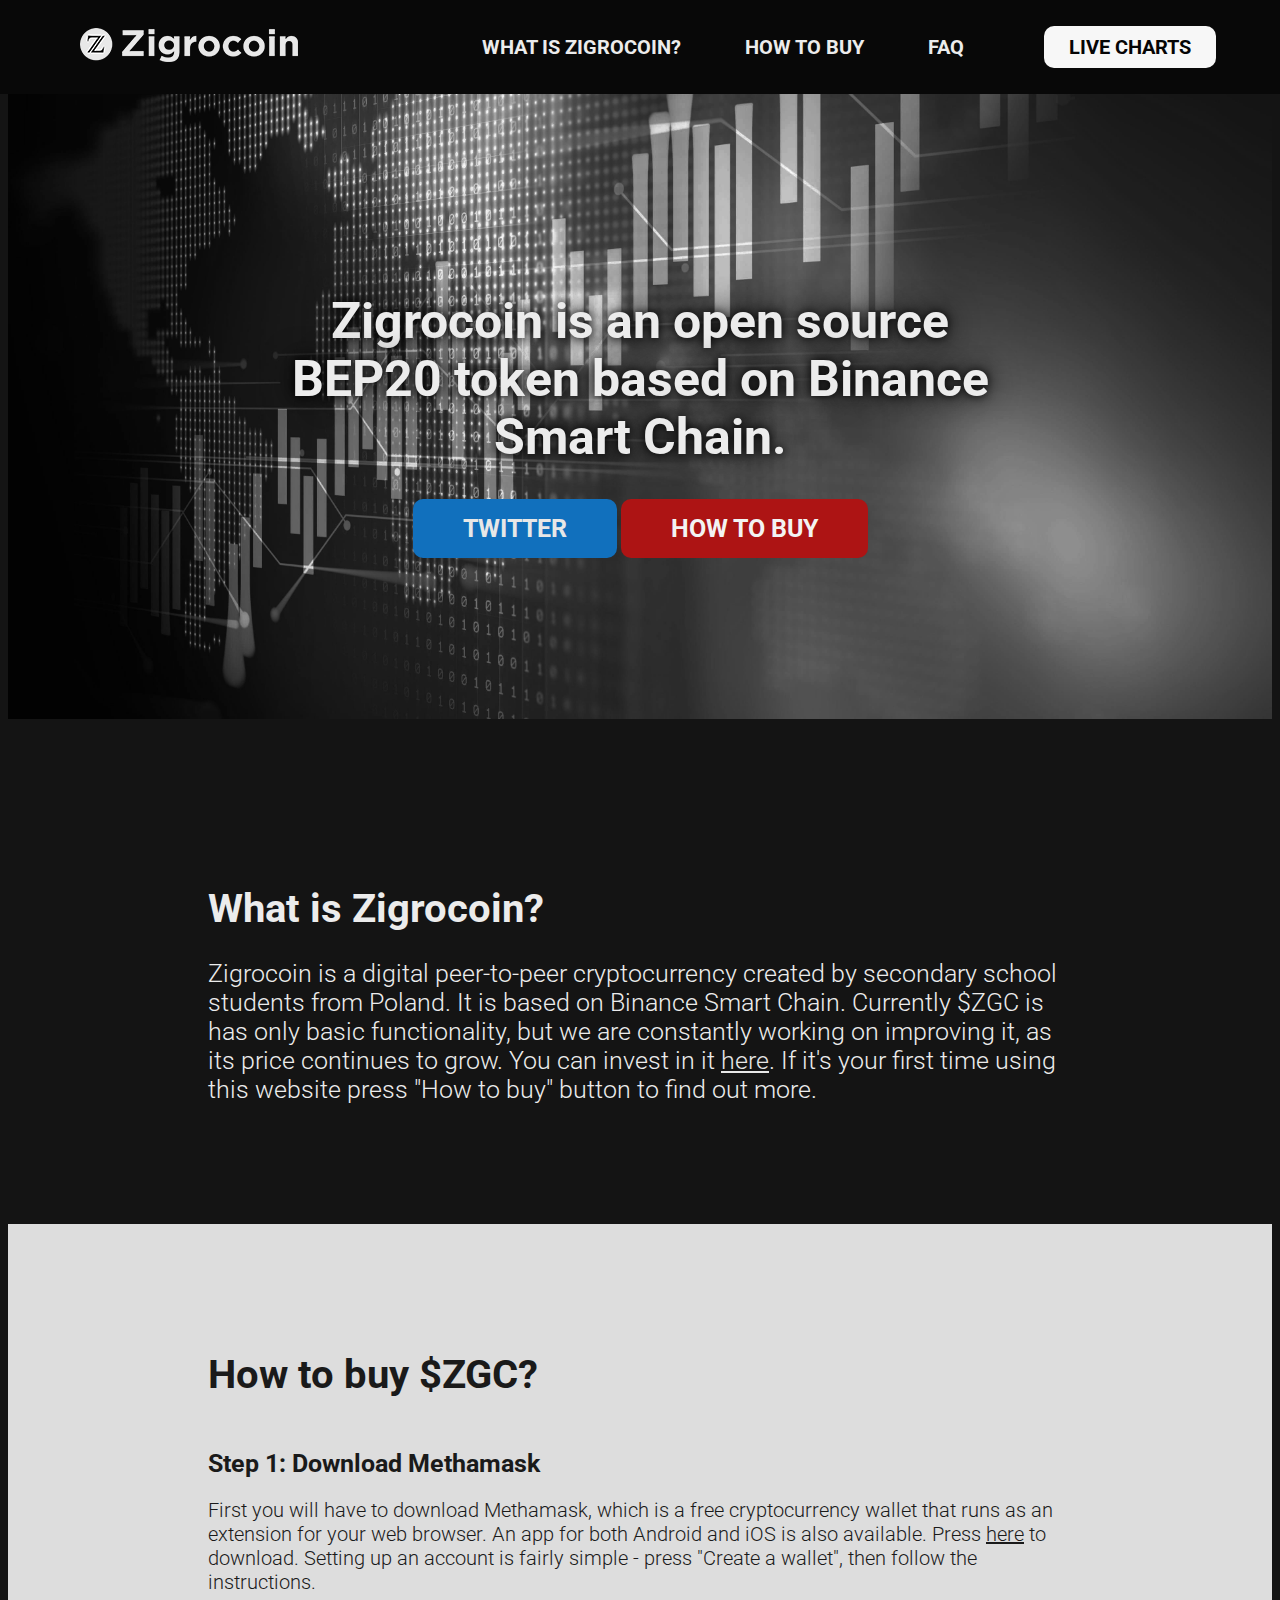
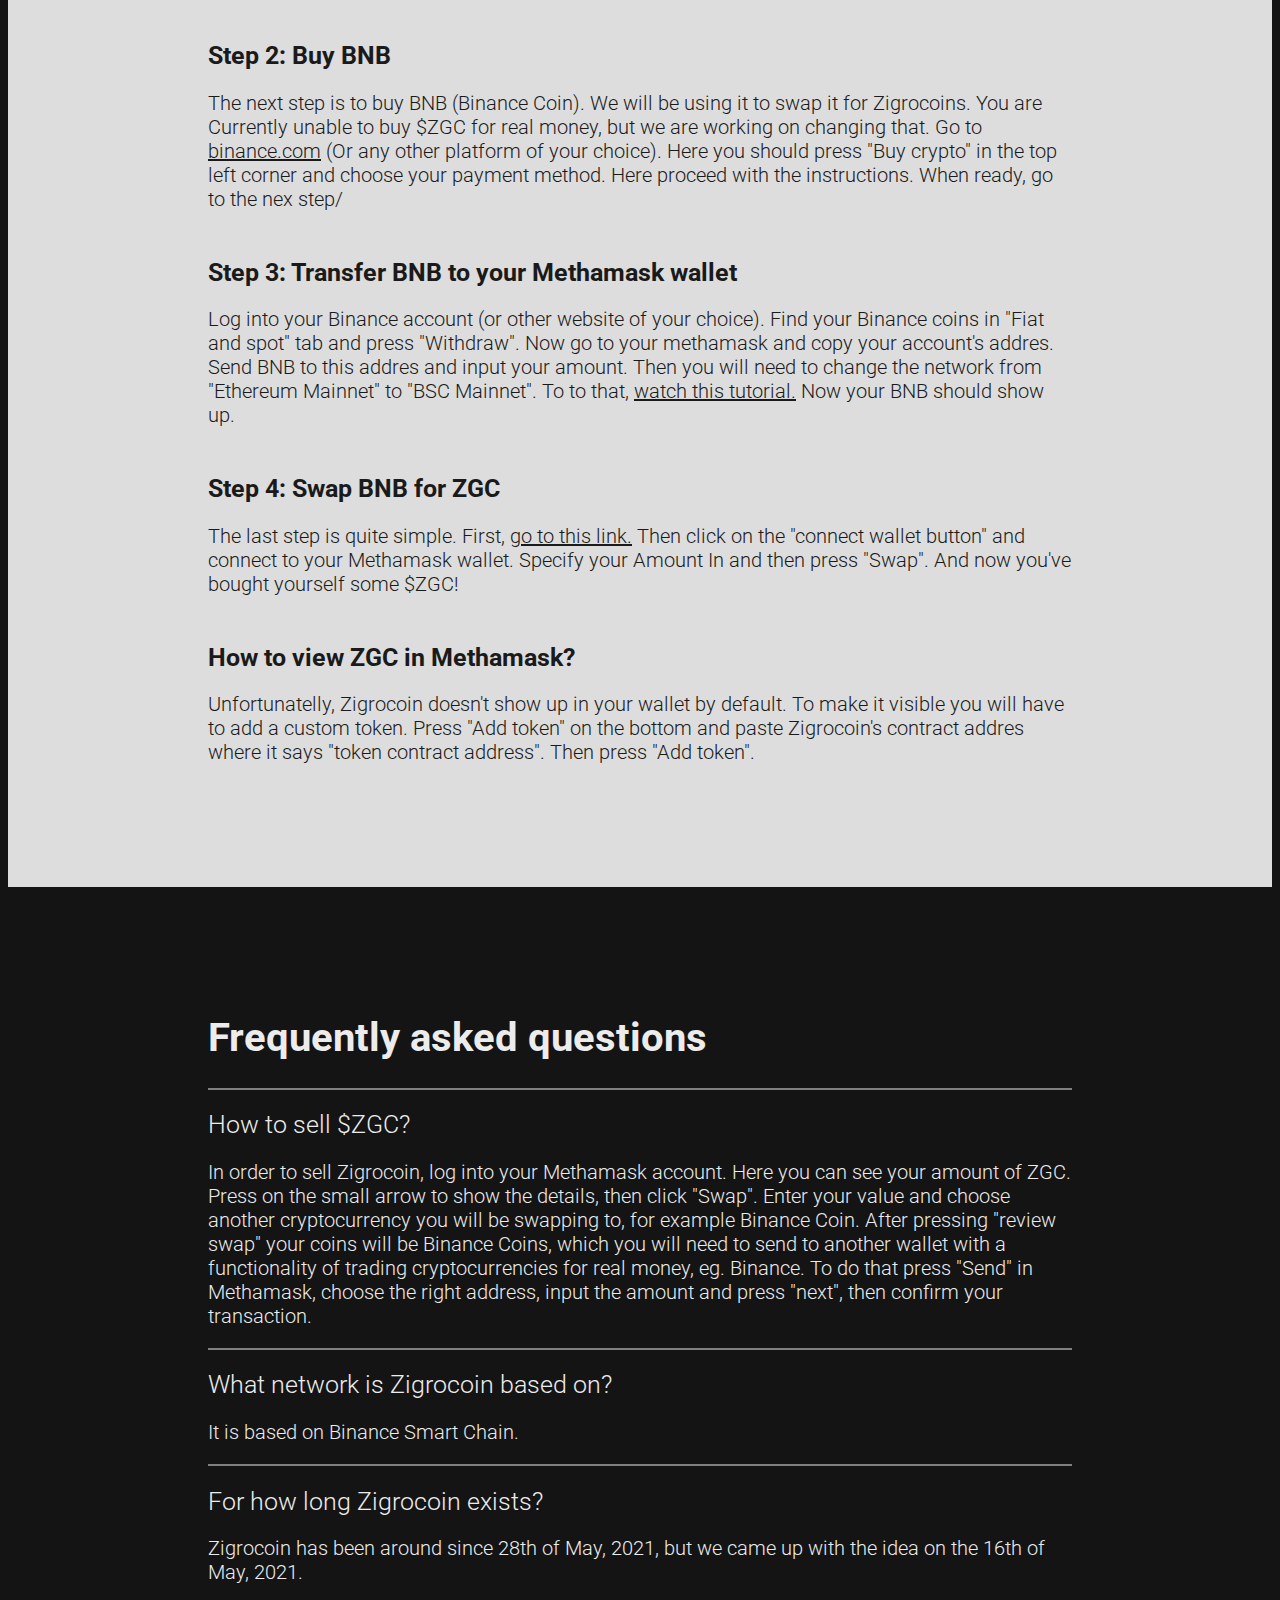
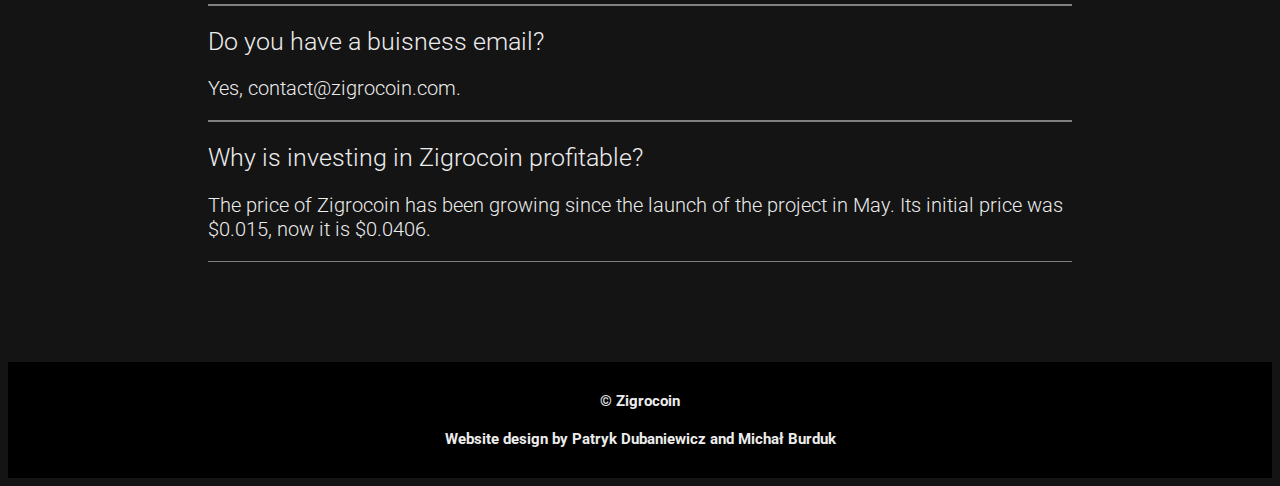
<file: index.html>
<!DOCTYPE html>
<html lang="en">
<head>
    <meta charset="UTF-8">
    <title>Zigrocoin</title>
    <link rel="icon" type="image/png" href="images/Zigrocoin logo.png"/>
    <link rel="preconnect" href="https://fonts.gstatic.com">
    <link href="https://fonts.googleapis.com/css2?family=Roboto:wght@400;500;700&display=swap" rel="stylesheet">
    <meta name="viewport" content="width=device-width; initial-scale=1" />
    <meta name="handheldFriendly" content="true" />
    <meta name="MobileOptimized" content="240">
    <link rel="stylesheet" href="style.css">
    <script src="script.js" defer></script>
    <script src="scroll-out.js"></script>
</head>
<body>
    <header class="header">
        <!--Website navigation bar-->
        <a href="index.html" class="logo"><img src="images/website logo 2.png" alt="Zigrocoin" class="logo" ></a>
        <nav id = "navigation_bar">
            <ul class="nav_links">
                <li><a class="a" href = "#" id="what">What is Zigrocoin?</a></li>
                <li><a class="a" href = "#" id="howto">How to buy</a></li>
                <li><a class="a" href = "#" id="faq" >Faq</a></li>
            </ul>
        </nav>
        <button class="button_link" id ="button_nav"><a href="https://charts.bogged.finance/?token=0x1fEAF532C209592d03594F374AF0B58c847Fb1f0">Live charts</a></button>   
        <a href="#" class="menu-button">
            <span class="bar"></span>
            <span class="bar"></span>
            <span class="bar"></span>
        </a>   
    </header>
    <!--Main website page-->
    <section class="hero">
        <div class="hero_text">
            <h1 class = "h0 title_text">Zigrocoin is an open source BEP20 token based on Binance Smart Chain.</h1>
            <div>
                <button class="button_link_blue"><a href="https://twitter.com/zigrocoin">twitter</a></button>
                <button class="button_link_red" id="howto_button" >how to buy</button>
            </div>
        </div>
    </section>
    <!--What is Zigrocoin section-->
    <section class="what">
        <h1 id="what" >What is Zigrocoin?</h1>
        <h2>Zigrocoin is a digital peer-to-peer cryptocurrency created by secondary school students from Poland. It is based on Binance Smart Chain. Currently $ZGC is 
            has only basic functionality, but we are constantly working on improving it, as its price continues to grow. You can invest in it <a href="#">here</a>. 
            If it's your first time using this website press "How to buy" button to find out more. 
        </h2>

    </section>

    <!--How to buy section-->
    <section class="how_to_buy">

        <h1>How to buy $ZGC?</h1>
        <div class="step reveal">
            <h2>Step 1: Download Methamask</h2>
            <h3>First you will have to download Methamask, which is a free cryptocurrency wallet that runs as an extension for your web browser. An app for 
                both Android and iOS is also available. Press <a href="#">here</a> to download. Setting up an account is fairly simple - press "Create a wallet",
                then follow the instructions. 
              </h3>
        </div> 
        <div class="step reveal"> 
             <h2>Step 2: Buy BNB</h2>
             <h3>The next step is to buy BNB (Binance Coin). We will be using it to swap it for Zigrocoins. You are Currently unable to buy $ZGC for real money, but
                 we are working on changing that. Go to <a href="#">binance.com</a> (Or any other platform of your choice). Here you should press "Buy crypto" in the
                 top left corner and choose your payment method. Here proceed with the instructions. When ready, go to the nex step/
             </h3>
        </div>    
        <div class="step reveal">   
            <h2>Step 3: Transfer BNB to your Methamask wallet</h2>
            <h3>Log into your Binance account (or other website of your choice). Find your Binance coins in "Fiat and spot" tab and press "Withdraw". Now go to your 
                methamask and copy your account's addres. Send BNB to this addres and input your amount. Then you will need to change the network from "Ethereum Mainnet" 
                to "BSC Mainnet". To to that, <a href="https://www.youtube.com/watch?v=gk_wiXrc5r4&ab_channel=CryptoSloCryptoSlo">watch this tutorial.</a> Now your BNB 
                should show up. </a>
            </h3>
        </div> 
        <div class="step reveal">    
            <h2>Step 4: Swap BNB for ZGC</h2>
            <h3>The last step is quite simple. First, <a href="https://bogged.finance/swap?token=0x1fEAF532C209592d03594F374AF0B58c847Fb1f0">go to this link.</a> Then click on
            the "connect wallet button" and connect to your Methamask wallet. Specify your Amount In and then press "Swap". And now you've bought yourself some $ZGC! </h3>
        </div>  
        <div class="step reveal">  
            <h2>How to view ZGC in Methamask?</h2>
            <h3>Unfortunatelly, Zigrocoin doesn't show up in your wallet by default. To make it visible you will have to add a custom token. Press "Add token" on the bottom and
                paste Zigrocoin's contract addres where it says "token contract address". Then press "Add token".
            </h3>
        </div>   

    </section>
    <!--FAQ section-->
    <section class="FAQ">
        <h1>Frequently asked questions</h1>
        <div class="faq_question">
            <div class="bar_faq"></div>
            <h2>How to sell $ZGC?</h2>
            <h3>In order to sell Zigrocoin, log into your Methamask account. Here you can see your amount of ZGC. Press on the small arrow to show the details, then click "Swap". 
                Enter your value and choose another cryptocurrency you will be swapping to, for example Binance Coin. After pressing "review swap" your coins will be Binance Coins, 
                which you will need to send to another wallet with a functionality of trading cryptocurrencies for real money, eg. Binance. To do that press "Send" in Methamask, 
                choose the right address, input the amount and press "next", then confirm your transaction.</h3>
        </div>
        <div class="faq_question">
            <div class="bar_faq"></div>
            <h2>What network is Zigrocoin based on?</h2>
            <h3>It is based on Binance Smart Chain.</h3>
        </div>
        <div class="faq_question">
            <div class="bar_faq"></div>
            <h2>For how long Zigrocoin exists?</h2>
            <h3>Zigrocoin has been around since 28th of May, 2021, but we came up with the idea on the 16th of May, 2021.</h3>
        </div>
        <div class="faq_question">
            <div class="bar_faq"></div>
            <h2>Do you have a buisness email?</h2>
            <h3>Yes, contact@zigrocoin.com.</h3>
        </div>
        <div class="faq_question">
            <div class="bar_faq"></div>
            <h2>Why is investing in Zigrocoin profitable?</h2>
            <h3>The price of Zigrocoin has been growing since the launch of the project in May. Its initial price was $0.015, now it is $0.0406.</h3>
            <div class="bar_faq"></div>
        </div>
    </section>
    <!--footer-->
    <footer class="footer">
        <h4>© Zigrocoin</h4>
        <h4>Website design by Patryk Dubaniewicz and Michał Burduk</h4>
    </footer>
</body>
</html>
</file>
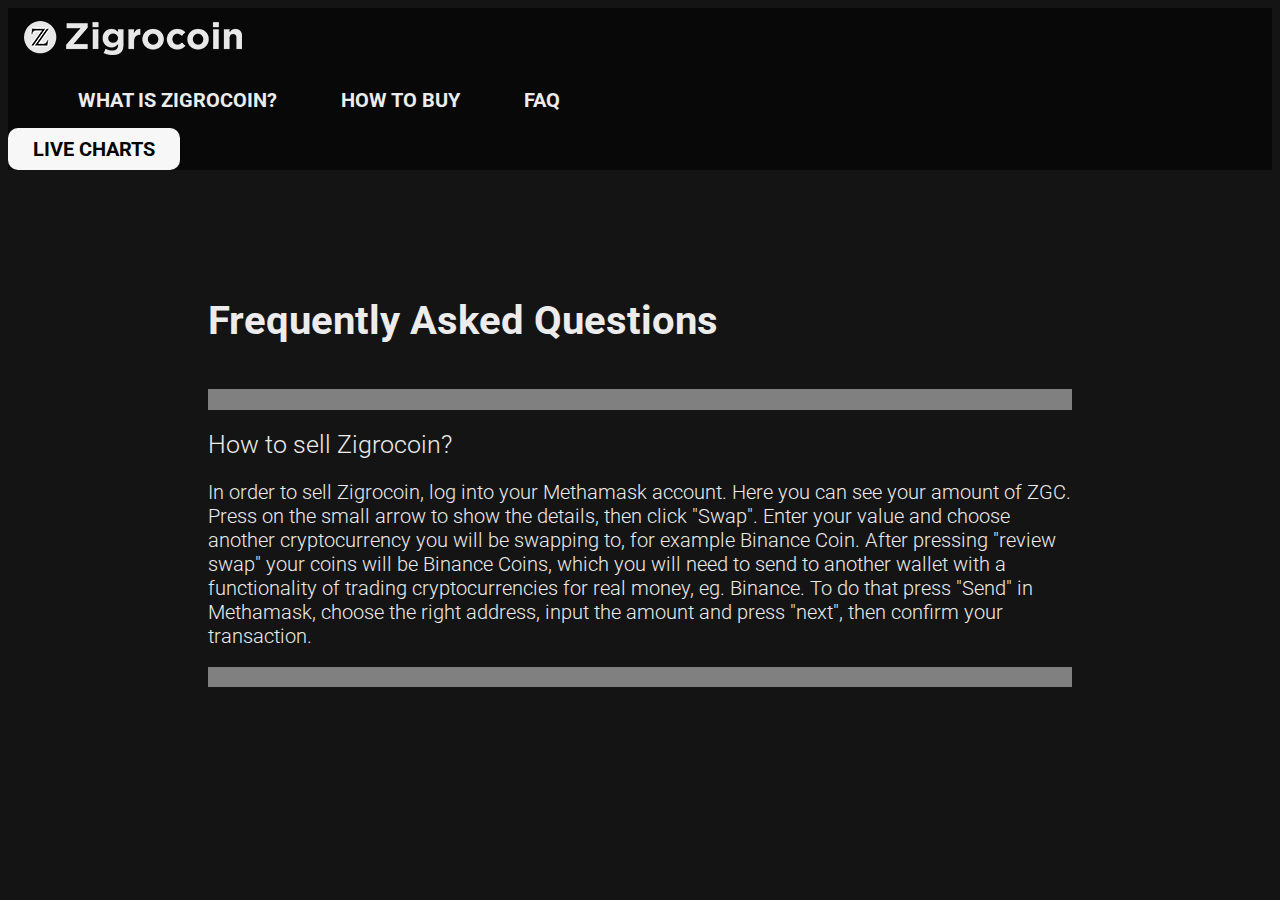
<file: faq.html>
<!DOCTYPE html>
<html lang="en">
<head>
    <meta charset="UTF-8">
    <title>Zigrocoin</title>
    <link rel="icon" type="image/png" href="images/Zigrocoin logo.png"/>
    <link rel="preconnect" href="https://fonts.gstatic.com">
    <link href="https://fonts.googleapis.com/css2?family=Roboto:wght@400;500;700&display=swap" rel="stylesheet">
    <link rel="stylesheet" href="style.css">
</head>
<body>
    <header>
        <a href="index.html" class="logo"><img src="images/website logo 2.png" alt="Zigrocoin" class="logo" ></a>
        <nav id = "navigation_bar">   
            <ul class="nav_links">
                <li><a class="a" href = "what_is_zgc.html">What is Zigrocoin?</a></li>
                <li><a class="a" href = "how_to.html">How to buy</a></li>
                <li><a class="a" href = "faq.html">Faq</a></li>
            </ul>
        </nav>
        <button class="button_link">Live charts</button>   
    </header>
    <section class="FAQ">
        <h1>Frequently Asked Questions</h1>
        <div class="Question">
            <span class="bar_faq"></span>
            <h2>How to sell Zigrocoin?</h2>
            <h3>In order to sell Zigrocoin, log into your Methamask account. Here you can see your amount of ZGC. Press on the small arrow to show the details, then click "Swap". 
                Enter your value and choose another cryptocurrency you will be swapping to, for example Binance Coin. After pressing "review swap" your coins will be Binance Coins, 
                which you will need to send to another wallet with a functionality of trading cryptocurrencies for real money, eg. Binance. To do that press "Send" in Methamask, 
                choose the right address, input the amount and press "next", then confirm your transaction.
            </h3>
            <span class="bar_faq"></span>

        </div>

    </section>
</body>
</html>
</file>
<file: style.css>
/* 
Zigrocoin Website CSS
Created by Patryk Dubaniewicz 
Version 1.0
*/

/* Reffers to the whole website */
* {
    font-family: "Roboto", sans-serif;
    box-sizing: border-box;
}
body {
    background-color: rgb(20, 20, 20);
}


/* basic elements styles */
.h0,h1,h2,h3,h4,p {
    color:#ececec;
}
.h0 {
    font-size: 50px;
}
h1 {
    font-size: 40px;
}
h2 {
    font-size: 25px;
    font-weight: 300;
}
h3 {
    font-size: 20px;
    font-weight: 300;
}
h4 {
    font-size: 15px;
}
p {
    font-size: 15px;
}
a {
    color: rgb(231, 231, 231);
}

/* Navbar Styles */
nav, .nav_links, .nav_links li, .logo, header, li, .a, button {
    background-color: #080808;
}
.header {
    display: flex;
    justify-content: flex-end;
    align-items: center;
    padding: 15px 5%;
    width: 100%;
    position: fixed;
    top: 0px;
    left: 0px;
    
}
.header.opacity {
    opacity: 0.5;
}


.logo {
    cursor: pointer;
    margin-right: auto;
    

}

li,.a,button {
    font-family: "Roboto", sans-serif;
    font-weight: 700;
    font-size: 20px;
    color: #ececec;
    text-decoration: none;
}
.nav_links {
    list-style: none;
    text-transform: uppercase;
    margin-right: 50px;

}
.nav_links li {
    display: inline-block;
    padding: 0 20px;
}
.a {
    padding: 10px;
}
.a:hover {
    text-decoration: underline;
}
.menu-button { /* Mobile only */
    position: absolute;
    top: 2.5rem;
    right: 3rem;
    display: none;
    flex-direction: column;
    justify-content: space-between;
    width: 30px;
    height: 21px;
}
.menu-button .bar { /* Mobile only */
    height: 3px;
    width: 100%;
    background-color: white;
    border-radius: 10px;
}

/* Buttons */
button {
    padding: 9px 25px;
    background-color: rgba(247, 247, 247, 1);
    border: none;
    border-radius: 10px;
    cursor: pointer;
    color: #050505;
    text-transform: uppercase;
    font-weight: 700;
    background-color: black;
}
button:hover {
    background-color: rgba(247, 247, 247, 0.8);
}
.button_link{
    color: #050505;
    text-decoration: none;
    background-color: rgba(247, 247, 247, 1);
    transition: all 0.3s ease 0s;
}
.button_link:hover {
    background-color: rgba(247, 247, 247, 0.8);
}
.button_link_red{
    color: #f3f3f3;
    text-decoration: none;
    background-color: rgb(173, 20, 20);
    transition: all 0.3s ease 0s;
    padding: 15px 50px;
    font-size: 25px;
}
.button_link_red:hover {
    background-color: rgba(145, 5, 5, 0.8);
}
.button_link_blue{
    color: #f3f3f3;
    text-decoration: none;
    background-color: rgb(17, 112, 189);
    transition: all 0.3s ease 0s;
    padding: 15px 50px;
    font-size: 25px;
}
.button_link_blue:hover {
    background-color: rgba(0, 89, 148, 0.8);
}
.button_link a {
    text-decoration: none;
    background: none;
    color: #050505;
}
.button_link_blue a {
    text-decoration: none;
    background: none;
}

/* Styles for the main page on the website */

.title_text {
    padding-left: 20%;
    padding-right: 20%;
    text-shadow: 0 0 10px black, 0 0 30px black;

}

.hero_text {
    text-align: center;
    padding-top: 250px;
    padding-bottom: 200px;
    padding-left: auto;
    padding-right: auto;
}
.hero {
    background-image: url(./images/Background.jpg);
    background-repeat: no-repeat;
    background-size: 100%, 100%;
    left: 0px;
    padding-left: 0px;
}
/* What is Zigrocoin section */
.what {
    padding: 100px 200px;
    left: 0px;
}

/* How to buy section */
.how_to_buy {
    padding: 100px 200px;
}
.how_to_buy h3, .how_to_buy h2, .how_to_buy, .how_to_buy .reveal, .how_to_buy h1 {
    background-color: rgb(221, 221, 221);
    color: rgb(26, 26, 26);

}
.how_to_buy h1, .how_to_buy h2 {
    font-weight: 700;
}
.how_to_buy a {
    background-color:rgb(221, 221, 221); 
    color:rgb(26, 26, 26);

}
.step {
    padding: 3px 0;
}

/* Frequently asked questions section */
.FAQ {

    padding: 100px 200px;
}
.Question {
    padding-top: 20px;
}
.bar_faq {
    background-color: rgb(128, 128, 128);
    padding-top: 0.1rem;
    padding-bottom: 0rem;
    padding-left: 50%;
    padding-right: 50%;
    border-radius: 0px;

}
.footer {
    background-color: black;
    color: rgb(177, 177, 177); 
    text-align: center;
    padding: 10px;
}
.footer h4 {
    background-color: black;
}

/* For mobile devices and tablets only */
@media(max-width: 1220px) {
    h1 {
        font-size: 30px;
    }
    h2 {
        font-size: 20px;
    }

    .menu-button {
        display: flex;
        top: 28px;
    }
    #button_nav {
        display: none;
    }
    .logo {
        align-items: center;
        height: 50px;
    }


    header {
        position: fixed;
        flex-direction: column;
        align-items: flex-start;
        width: 100%;

    }
    .nav_links {
        right: 0px;
        top: 8vh;
        height: 100px;
        width: 100%;
        display: none;
        align-items: center;
        flex-direction: column;  
        padding-bottom: 50px;
        margin-right: 0%;
    }
    .nav_links .active {
        display: flex;
    }


    .nav_links li {
        padding: 20px 0;
    }
    .navigation_bar {
        width: 100%;
        padding-left: 50%;
        padding-right: 50%;
    }
    .hero_text {
        padding-top: 150px;
    }


    .title_text {
        font-size: 35px;
        padding: 10% 0;
        padding-bottom: 30px;
        padding-top: 0px;
        text-shadow: 0 0 10px black, 0 0 10px black;

    }
    .hero {
        background-size: 1200px, 1200px;
        padding-bottom: 50px;
    }

    .hero_text {
        padding-bottom: 10px;
    }
    .button_link_red, .button_link_blue {
        padding: 15px 45px;
        font-size: 20px;
        margin: 5px;
    }

    .what {
        padding-top: 80px;
        padding: 10px 5%;
        padding-bottom: 50px;
    }
    .what h1 {
        padding-top: 50px;
    }

    .how_to_buy h3, .how_to_buy h2, .how_to_buy, .how_to_buy .reveal, .how_to_buy h1 {
        padding: 0% 10px;
        background-color: rgb(221, 221, 221);
        color: rgb(26, 26, 26);
    }
    .how_to_buy {
        padding-top: 50px;
        padding-left: 5%;
        padding-right: 5%;
        padding-bottom: 50px;
    }
    .how_to_buy h1 {
        font-weight: 700;
    }
    .how_to_buy h2 {
        font-weight: 700;
        font-size: 25px;
    }
    .how_to_buy a {
        background-color:rgb(221, 221, 221); 
        color:rgb(26, 26, 26); 
    }
    .FAQ {
        padding: 50px 5%;
    }
    .FAQ h2 {
        font-weight: 700;
        font-size: 25px;
    }
}
</file>
